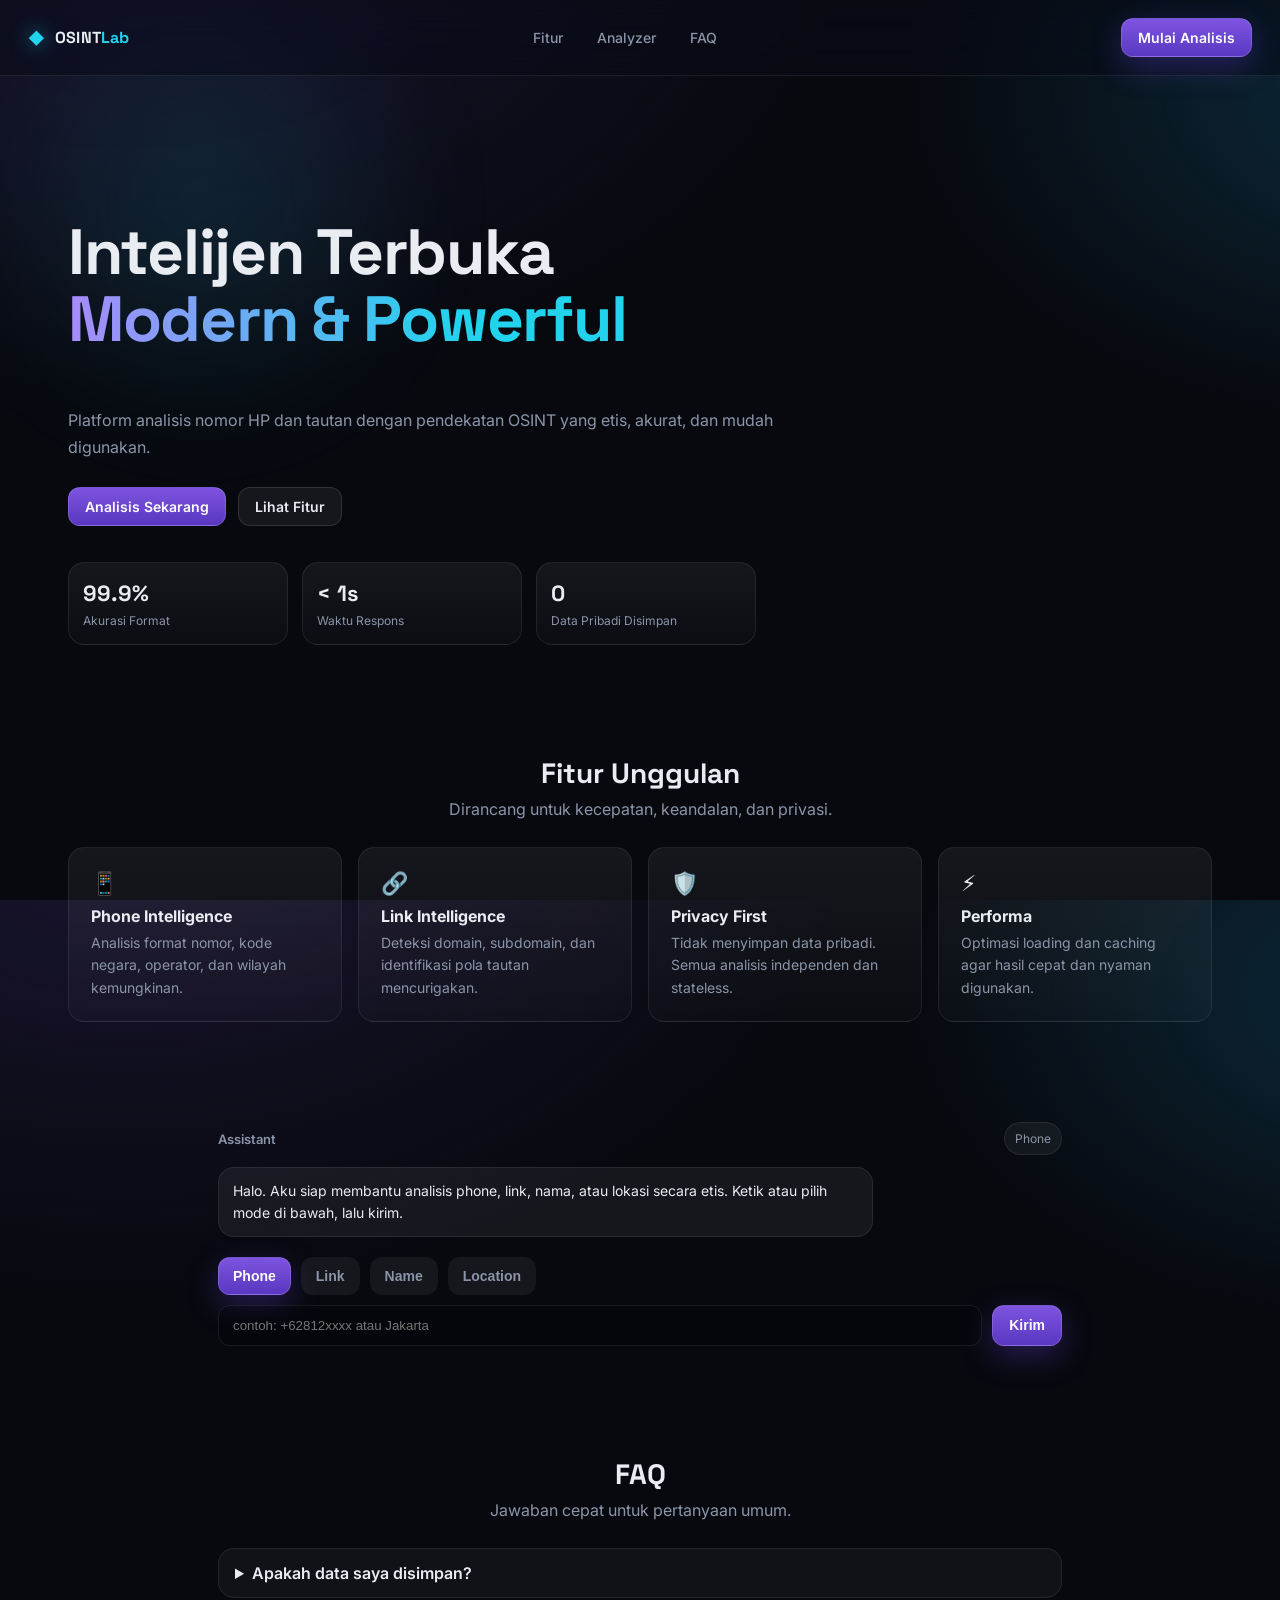
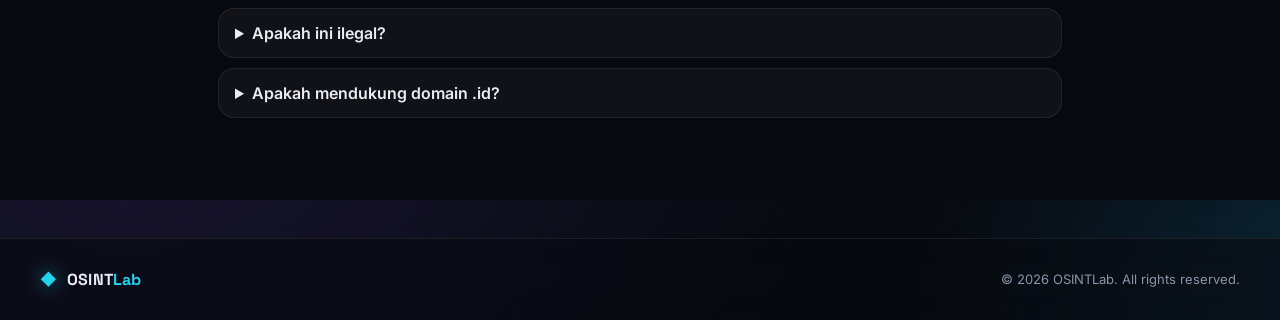
<file: index.html>
<!DOCTYPE html>
<html lang="id">
<head>
<meta charset="UTF-8">
<meta name="viewport" content="width=device-width, initial-scale=1.0">
<title>OSINT Intelligence — Phone & Link Analyzer</title>
<link rel="preconnect" href="https://fonts.googleapis.com">
<link href="https://fonts.googleapis.com/css2?family=Inter:wght@400;500;600;700&family=Space+Grotesk:wght@500;700&display=swap" rel="stylesheet">
<link rel="stylesheet" href="assets/styles.css">
</head>
<body>
<canvas id="noise"></canvas>
<div class="aura"></div>

<header class="topbar">
  <div class="brand">
    <span class="brand-mark">◆</span>
    <span class="brand-text">OSINT<span class="accent">Lab</span></span>
  </div>
  <nav class="nav">
    <a class="nav-link" href="#features">Fitur</a>
    <a class="nav-link" href="#analyzer">Analyzer</a>
    <a class="nav-link" href="#faq">FAQ</a>
  </nav>
  <a class="btn primary" href="#analyzer">Mulai Analisis</a>
</header>

<main>
  <section class="hero">
    <div class="hero-content">
      <h1 class="hero-title">
        Intelijen Terbuka<br>
        <span class="gradient-text">Modern & Powerful</span>
      </h1>
      <p class="hero-desc">
        Platform analisis nomor HP dan tautan dengan pendekatan OSINT yang etis,
        akurat, dan mudah digunakan.
      </p>
      <div class="hero-actions">
        <a class="btn primary glow" href="#analyzer">Analisis Sekarang</a>
        <a class="btn secondary" href="#features">Lihat Fitur</a>
      </div>
      <div class="stats">
        <div class="stat">
          <div class="stat-num">99.9%</div>
          <div class="stat-label">Akurasi Format</div>
        </div>
        <div class="stat">
          <div class="stat-num">< 1s</div>
          <div class="stat-label">Waktu Respons</div>
        </div>
        <div class="stat">
          <div class="stat-num">0</div>
          <div class="stat-label">Data Pribadi Disimpan</div>
        </div>
      </div>
    </div>
  </section>

  <section id="features" class="features">
    <div class="section-head">
      <h2>Fitur Unggulan</h2>
      <p>Dirancang untuk kecepatan, keandalan, dan privasi.</p>
    </div>
    <div class="cards">
      <article class="card">
        <div class="icon">📱</div>
        <h3>Phone Intelligence</h3>
        <p>Analisis format nomor, kode negara, operator, dan wilayah kemungkinan.</p>
      </article>
      <article class="card">
        <div class="icon">🔗</div>
        <h3>Link Intelligence</h3>
        <p>Deteksi domain, subdomain, dan identifikasi pola tautan mencurigakan.</p>
      </article>
      <article class="card">
        <div class="icon">🛡️</div>
        <h3>Privacy First</h3>
        <p>Tidak menyimpan data pribadi. Semua analisis independen dan stateless.</p>
      </article>
      <article class="card">
        <div class="icon">⚡</div>
        <h3>Performa</h3>
        <p>Optimasi loading dan caching agar hasil cepat dan nyaman digunakan.</p>
      </article>
    </div>
  </section>

  <section id="analyzer" class="analyzer">
    <div class="chat-wrap">
      <div class="chat-header">
        <span class="chat-status">Assistant</span>
        <span class="chip muted" id="modeHint">Phone</span>
      </div>

      <div class="chat-history" id="chatHistory">
        <div class="msg bot">
          <div class="bubble">Halo. Aku siap membantu analisis phone, link, nama, atau lokasi secara etis.
          Ketik atau pilih mode di bawah, lalu kirim.</div>
        </div>
      </div>

      <form id="chatForm" class="chat-input-row" autocomplete="off">
        <div class="chat-tabs" role="tablist" aria-label="Jenis analisis">
          <button class="tab active" data-mode="phone" type="button">Phone</button>
          <button class="tab" data-mode="link" type="button">Link</button>
          <button class="tab" data-mode="name" type="button">Name</button>
          <button class="tab" data-mode="location" type="button">Location</button>
        </div>
        <label for="input" class="sr-only" id="inputLabel">Nomor HP</label>
        <div class="input-row">
          <input id="input" type="text" placeholder="contoh: +62812xxxx atau Jakarta" required>
          <button class="btn primary" type="submit">Kirim</button>
        </div>
      </form>
    </div>
  </section>

  <section id="faq" class="faq">
    <div class="section-head">
      <h2>FAQ</h2>
      <p>Jawaban cepat untuk pertanyaan umum.</p>
    </div>
    <details class="faq-item">
      <summary>Apakah data saya disimpan?</summary>
      <p>Tidak. Kami tidak menyimpan input atau hasil analisis di server.</p>
    </details>
    <details class="faq-item">
      <summary>Apakah ini ilegal?</summary>
      <p>Tidak, selama Anda hanya menganalisis data yang usted Miliki hak akses atau bersifat publik.</p>
    </details>
    <details class="faq-item">
      <summary>Apakah mendukung domain .id?</summary>
      <p>Ya, dukungan untukTLD umum dan kode negaraInternational.</p>
    </details>
  </section>
</main>

<footer class="footer">
  <div class="footer-inner">
    <div class="brand">
      <span class="brand-mark">◆</span>
      <span class="brand-text">OSINT<span class="accent">Lab</span></span>
    </div>
    <div class="copy">© <span id="year"></span> OSINTLab. All rights reserved.</div>
  </div>
</footer>

<script src="assets/app.js"></script>
</body>
</html>
</file>
<file: assets/styles.css>
:root {
  --bg: #07090f;
  --panel: rgba(255,255,255,0.04);
  --border: rgba(255,255,255,0.08);
  --text: #e9ecf1;
  --muted: #8b95a8;
  --accent: #8b5cf6;
  --accent2: #22d3ee;
  --glow: rgba(139,92,246,0.35);
  --radius: 16px;
}

* { box-sizing: border-box; }
html, body { height: 100%; }
body {
  margin: 0;
  font-family: Inter, ui-sans-serif, system-ui, -apple-system, Segoe UI, Roboto, Helvetica, Arial, sans-serif;
  background: radial-gradient(1200px 800px at 10% -10%, #1a1530 0%, transparent 60%),
              radial-gradient(900px 600px at 110% 10%, #0c2a3a 0%, transparent 55%),
              var(--bg);
  color: var(--text);
  overflow-x: hidden;
}

#noise {
  position: fixed; inset: 0; width: 100%; height: 100%;
  opacity: .15; pointer-events: none; z-index: 0;
}
.aura {
  position: fixed; width: 600px; height: 600px; border-radius: 50%;
  background: radial-gradient(circle, rgba(34,211,238,.12), transparent 60%);
  filter: blur(40px); left: -100px; top: -100px; z-index: 0;
  animation: drift 18s ease-in-out infinite alternate;
}
@keyframes drift {
  from { transform: translate3d(0,0,0) scale(1); }
  to   { transform: translate3d(60px, 40px,0) scale(1.15); }
}

.topbar, main, .footer-inner { position: relative; z-index: 1; }

.topbar {
  display: flex; align-items: center; justify-content: space-between; gap: 16px;
  padding: 18px 28px; backdrop-filter: blur(18px) saturate(140%);
  background: rgba(10,12,20,0.55);
  border-bottom: 1px solid var(--border); position: sticky; top: 0;
}
.brand { display: inline-flex; align-items: center; gap: 10px; }
.brand-mark { color: var(--accent2); text-shadow: 0 0 20px rgba(34,211,238,.7); }
.brand-text { font-family: 'Space Grotesk', Inter, sans-serif; font-weight: 700; letter-spacing: .2px; }
.accent { color: var(--accent2); }
.nav { display: flex; gap: 14px; }
.nav-link {
  color: var(--muted); text-decoration: none; font-weight: 500; font-size: 14px;
  padding: 8px 10px; border-radius: 10px; transition: .2s ease;
}
.nav-link:hover { color: #fff; background: rgba(255,255,255,0.06); }
.btn {
  display: inline-flex; align-items: center; gap: 8px;
  padding: 10px 16px; border-radius: 12px; font-weight: 600; font-size: 14px;
  border: 1px solid transparent; cursor: pointer; text-decoration: none;
  transition: transform .08s ease, box-shadow .2s ease, background .2s ease, border-color .2s ease;
}
.btn:active { transform: translateY(1px); }
.btn.primary {
  background: linear-gradient(180deg, rgba(139,92,246,0.9), rgba(99,62,212,0.9));
  color: white; border-color: rgba(255,255,255,0.15);
  box-shadow: 0 10px 30px rgba(99,62,212,.35);
}
.btn.primary:hover { box-shadow: 0 14px 40px rgba(99,62,212,.5); }
.btn.glow { box-shadow: 0 0 0 8px rgba(139,92,246,0.0); }
.btn.glow:hover { box-shadow: 0 0 0 10px rgba(139,92,246,0.18); }
.btn.secondary {
  background: rgba(255,255,255,0.06); color: #e9ecf1; border-color: rgba(255,255,255,0.12);
}

.hero { padding: 90px 28px 70px; max-width: 1200px; margin: 0 auto; }
.hero-title {
  font-family: 'Space Grotesk', Inter, sans-serif; font-size: clamp(36px, 5vw, 64px);
  line-height: 1.05; letter-spacing: -0.02em; font-weight: 700;
}
.gradient-text {
  background: linear-gradient(90deg, #a78bfa, #22d3ee 70%);
  -webkit-background-clip: text; background-clip: text; color: transparent;
}
.hero-desc { color: var(--muted); max-width: 760px; margin-top: 16px; font-size: 16px; line-height: 1.7; }
.hero-actions { margin-top: 26px; display: flex; gap: 12px; flex-wrap: wrap; }
.stats { margin-top: 36px; display: grid; grid-template-columns: repeat(3, minmax(140px, 220px)); gap: 14px; }
.stat {
  padding: 16px 14px; border-radius: var(--radius);
  background: linear-gradient(180deg, rgba(255,255,255,0.06), rgba(255,255,255,0.02));
  border: 1px solid var(--border);
}
.stat-num { font-weight: 700; font-family: 'Space Grotesk', Inter, sans-serif; font-size: 22px; }
.stat-label { color: var(--muted); font-size: 12px; margin-top: 6px; }

.section-head { text-align: center; margin-bottom: 28px; }
.section-head h2 { font-family: 'Space Grotesk', Inter, sans-serif; font-size: 28px; margin: 0 0 8px; }
.section-head p { color: var(--muted); margin: 0; }

.features { padding: 40px 28px; max-width: 1200px; margin: 0 auto; }
.cards { display: grid; grid-template-columns: repeat(4, minmax(240px, 1fr)); gap: 16px; }
.card {
  padding: 22px; border-radius: var(--radius);
  background: linear-gradient(180deg, rgba(255,255,255,0.06), rgba(255,255,255,0.02));
  border: 1px solid var(--border); transition: transform .2s ease, border-color .2s ease, box-shadow .2s ease;
}
.card:hover { transform: translateY(-4px); border-color: rgba(255,255,255,0.18); box-shadow: 0 20px 50px rgba(0,0,0,.35); }
.card .icon { font-size: 22px; margin-bottom: 10px; }
.card h3 { margin: 0 0 6px; font-size: 16px; }
.card p { margin: 0; color: var(--muted); font-size: 14px; line-height: 1.6; }

.analyzer { padding: 60px 28px; max-width: 900px; margin: 0 auto; }
.panel {
  padding: 22px; border-radius: var(--radius);
  background: linear-gradient(180deg, rgba(255,255,255,0.07), rgba(255,255,255,0.03));
  border: 1px solid var(--border);
  box-shadow: 0 30px 80px rgba(0,0,0,.35);
}
.panel h2 { margin: 0 0 14px; font-family: 'Space Grotesk', Inter, sans-serif; }
form label { display: block; font-size: 12px; color: var(--muted); margin-bottom: 8px; }
.input-row { display: flex; gap: 10px; }
input[type="text"] {
  flex: 1; padding: 12px 14px; border-radius: 12px; color: #fff;
  background: rgba(0,0,0,0.25); border: 1px solid var(--border); outline: none;
}
input[type="text"]:focus { border-color: rgba(139,92,246,0.7); box-shadow: 0 0 0 6px rgba(139,92,246,0.12); }
.options { margin-top: 10px; display: flex; gap: 8px; }
.chip {
  display: inline-flex; align-items: center; gap: 8px; padding: 8px 10px;
  border-radius: 999px; background: rgba(255,255,255,0.05); border: 1px solid var(--border);
  font-size: 12px; color: var(--muted); cursor: pointer;
}
.chip.muted { cursor: default; }
.chip input { accent-color: var(--accent2); }

.chat-wrap { display: flex; flex-direction: column; gap: 12px; }
.chat-header { display: flex; align-items: center; justify-content: space-between; }
.chat-status { font-weight: 600; font-size: 13px; color: var(--muted); }
.chat-history { display: flex; flex-direction: column; gap: 10px; max-height: 420px; overflow: auto; padding-right: 4px; }
.msg { display: flex; }
.msg.user { justify-content: flex-end; }
.msg.bot { justify-content: flex-start; }
.bubble { max-width: 78%; padding: 12px 14px; border-radius: 16px; font-size: 14px; line-height: 1.55; border: 1px solid var(--border); }
.msg.user .bubble { background: linear-gradient(180deg, rgba(139,92,246,0.85), rgba(99,62,212,0.95)); color: #fff; border-color: rgba(255,255,255,0.14); }
.msg.bot .bubble { background: rgba(255,255,255,0.06); color: var(--text); }
.chat-input-row { display: flex; flex-direction: column; gap: 10px; }
.chat-tabs { display: flex; gap: 10px; flex-wrap: wrap; }
.chat-input-row { padding-top: 8px; }
.sr-only { position: absolute; width: 1px; height: 1px; padding: 0; margin: -1px; overflow: hidden; clip: rect(0,0,0,0); white-space: nowrap; border: 0; }

.result { margin-top: 12px; }
.result-wrap { display: flex; flex-direction: column; gap: 8px; }
.result-line { white-space: pre-wrap; font-family: ui-monospace, SFMono-Regular, Menlo, Monaco, Consolas, monospace; font-size: 13px; line-height: 1.6; color: #cfd6e4; }
.result-chip { display: inline-flex; padding: 5px 9px; border-radius: 10px; background: rgba(255,255,255,0.07); border: 1px solid var(--border); color: var(--text); font-size: 12px; }
.result-chip.row { margin: 3px 4px 0 0; }

.tabs { display: flex; gap: 10px; flex-wrap: wrap; }
.tab {
  padding: 10px 14px; border-radius: 12px; font-weight: 600; font-size: 14px;
  background: rgba(255,255,255,0.06); color: var(--muted);
  border: 1px solid transparent; cursor: pointer;
}
.tab.active {
  background: linear-gradient(180deg, rgba(139,92,246,0.9), rgba(99,62,212,0.9));
  color: #fff; border-color: rgba(255,255,255,0.15);
  box-shadow: 0 10px 30px rgba(99,62,212,.35);
}

.result { margin-top: 18px; }
.result-header { display: flex; align-items: center; justify-content: space-between; gap: 10px; }
.result-title { font-weight: 600; font-size: 14px; }
.result-meta { color: var(--muted); font-size: 12px; }
.result-body {
  margin-top: 10px; padding: 14px; border-radius: 12px;
  background: rgba(0,0,0,0.25); border: 1px solid var(--border);
  font-family: ui-monospace, SFMono-Regular, Menlo, Monaco, Consolas, monospace;
  font-size: 13px; line-height: 1.6; white-space: pre-wrap; color: #cfd6e4;
}

.faq { padding: 50px 28px; max-width: 900px; margin: 0 auto; }
.faq-item {
  padding: 14px 16px; border-radius: var(--radius);
  background: rgba(255,255,255,0.04); border: 1px solid var(--border);
  margin-bottom: 10px; cursor: default;
}
.faq-item summary { font-weight: 600; }
.faq-item p { color: var(--muted); margin-top: 8px; }

.footer {
  margin-top: 60px; padding: 30px 28px; border-top: 1px solid var(--border);
  background: rgba(7,9,15,0.6); backdrop-filter: blur(14px);
}
.footer-inner { max-width: 1200px; margin: 0 auto; display: flex; align-items: center; justify-content: space-between; gap: 10px; }
.copy { color: var(--muted); font-size: 13px; }

@media (max-width: 820px) {
  .cards { grid-template-columns: 1fr 1fr; }
  .stats { grid-template-columns: 1fr 1fr 1fr; }
  .nav { display: none; }
}
@media (max-width: 520px) {
  .cards { grid-template-columns: 1fr; }
  .input-row { flex-direction: column; }
}
</file>
